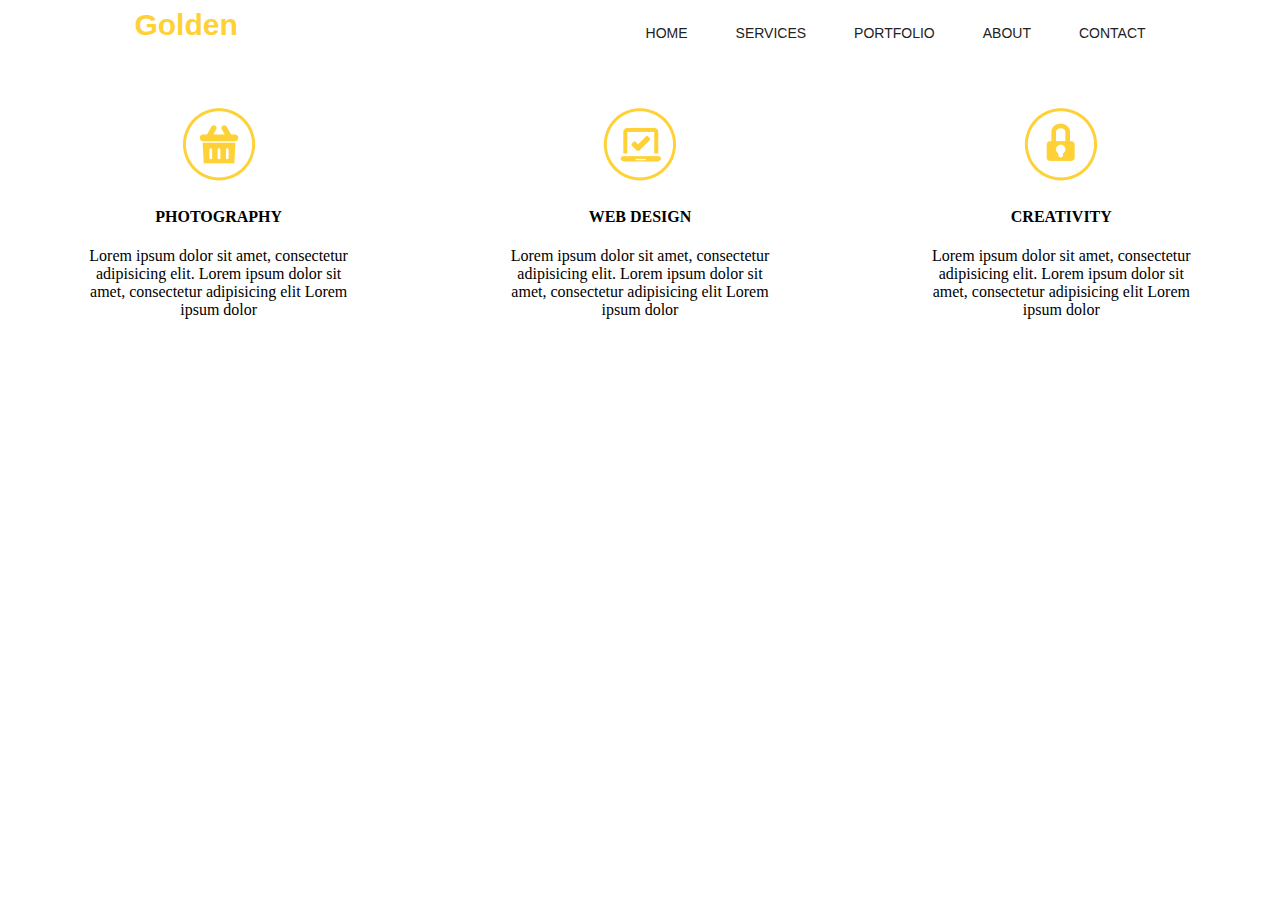
<file: 2/index.html>
<!DOCTYPE html>
<html lang="en">
<head>
    <meta charset="UTF-8">
    <meta name="viewport" content="width=device-width, initial-scale=1.0">
    <meta http-equiv="X-UA-Compatible" content="ie=edge">
    <link rel="stylesheet" href="./css/style.css">
    <link href="" rel="stylesheet">
    <title>SITE</title>
</head>
<body>
    <header class="head">
        <nav class="navigation">
            <div class="mogo">
                <li><a href="#">Golden</a></li> 
            </div>
            <ul class="navigation_links">
                <li><a href="#">HOME</a></li>
                <li><a href="#">SERVICES</a></li>
                <li><a href="#">PORTFOLIO</a></li>
                <li><a href="#">ABOUT</a></li>
                <li><a href="#">CONTACT</a></li>
            </ul>
        </nav>

    </header>
    <main>
<div class="first">
                <div class="block">
                    <div class="image">
                        <img src="./img/basket.png" alt="">
                    </div>
                    <div class="little_block">
                        <h4 class="title">PHOTOGRAPHY</h4>
                        <p class="text">Lorem ipsum dolor sit amet, consectetur adipisicing elit.
                            Lorem ipsum dolor sit amet, consectetur adipisicing elit
                            Lorem ipsum dolor
                        </p>
                    </div>
                </div>
                <div class="block">
                    <div class="image">
                        <img src="./img/notebook.png" alt="">
                    </div>
                    <div class="little_block">
                        <h4 class="title">WEB DESIGN</h4>
                        <p class="text">Lorem ipsum dolor sit amet, consectetur adipisicing elit.
                            Lorem ipsum dolor sit amet, consectetur adipisicing elit
                            Lorem ipsum dolor
                        </p>
                    </div>
                </div>
                <div class="block">
                    <div class="image">
                        <img src="./img/lock.png" alt="">
                    </div>
                    <div class="little_block">
                        <h4 class="title">CREATIVITY</h4>
                        <p class="text">Lorem ipsum dolor sit amet, consectetur adipisicing elit.
                            Lorem ipsum dolor sit amet, consectetur adipisicing elit
                            Lorem ipsum dolor
                        </p>
                    </div>
</div>
    </main>
</file>
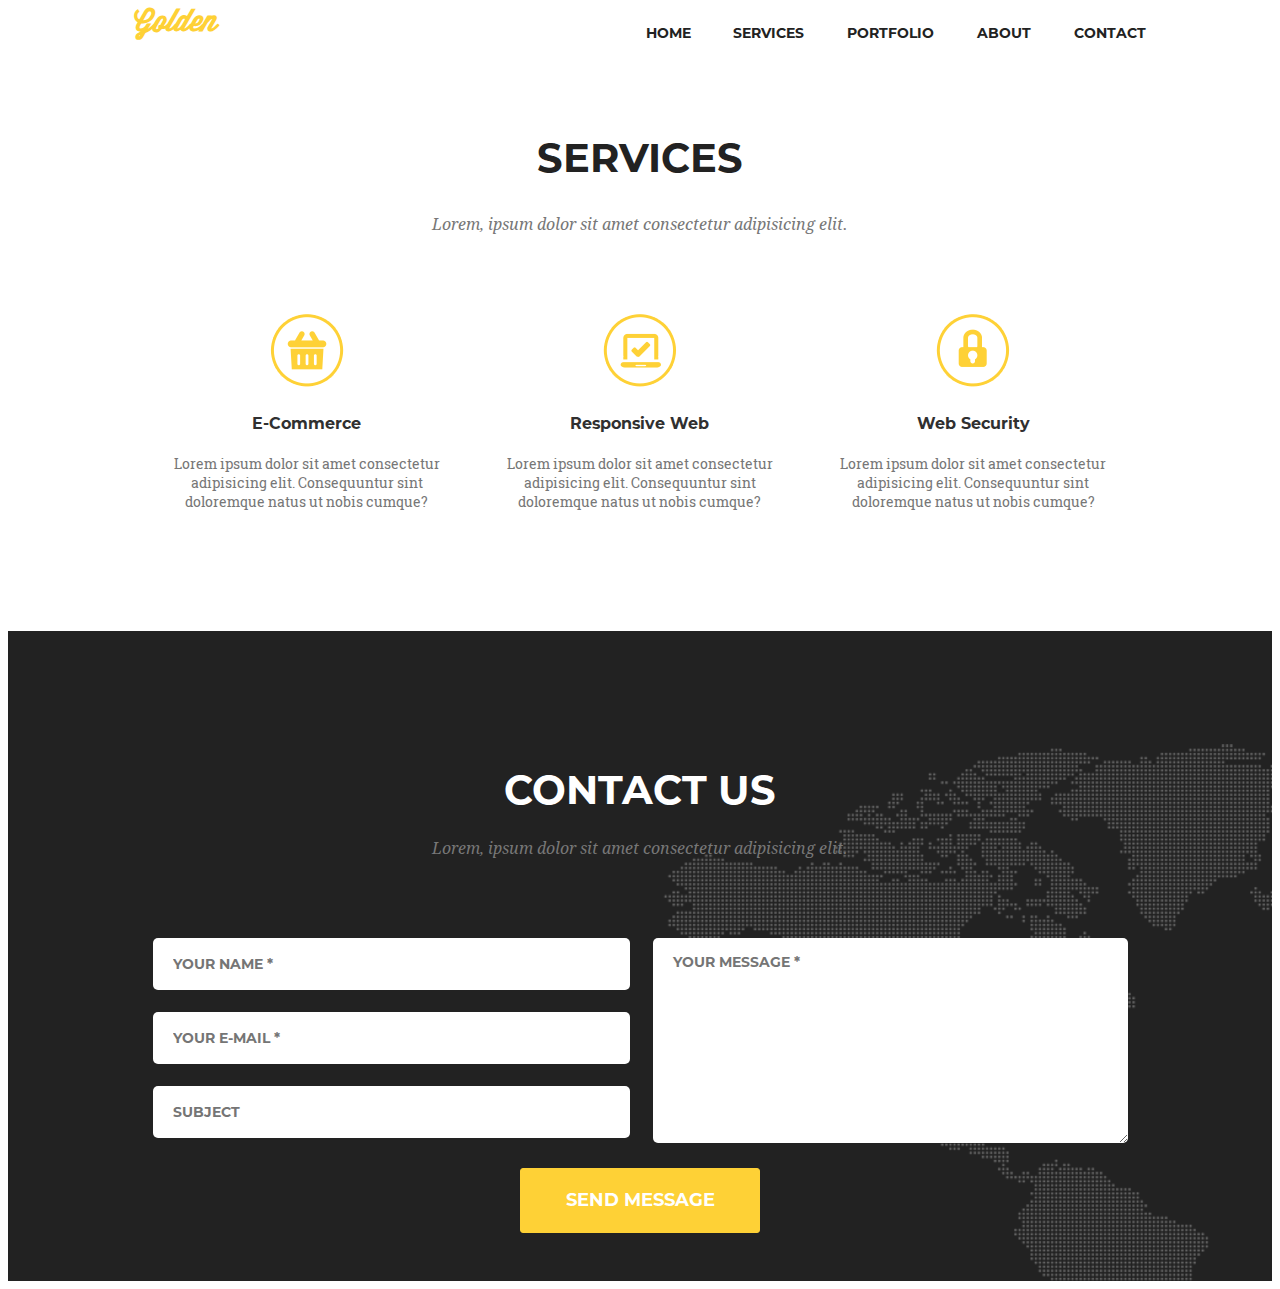
<file: 6/index.html>
<!DOCTYPE html>
<html lang="en">

<head>
    <meta charset="UTF-8">
    <meta name="viewport" content="width=device-width, initial-scale=1.0">
    <meta http-equiv="X-UA-Compatible" content="ie=edge">
    <link rel="stylesheet" href="./css/style.css">
    <title>homework 6</title>
</head>

<body>
    <header class="head">
        <nav class="navigation">
            <div class="mogo">
                <li>
                    <a href="#">Golden</a>
                </li>
            </div>

            <ul class="navigation_links">
                <li><a href="#">HOME</a></li>
                <li><a href="#">SERVICES</a></li>
                <li><a href="#">PORTFOLIO</a></li>
                <li><a href="#">ABOUT</a></li>
                <li><a href="#">CONTACT</a></li>
            </ul>
        </nav>
    </header>
    <main>
        <div>
            <h2 class="services">SERVICES</h2>
            <span class="under_text">Lorem, ipsum dolor sit amet consectetur adipisicing elit.</span>
        </div>
        <div class="block">
            <div class="under_block">
                <div class="little_block">
                    <div class="image">
                        <img src="./img/basket.png" alt="">
                    </div>
                    <div>
                        <h4 class="WEB">E-Commerce</h4>
                        <p class="text">Lorem ipsum dolor sit amet consectetur adipisicing elit. Consequuntur sint
                            doloremque natus ut nobis cumque?</p>
                    </div>
                </div>
                <div class="little_block">
                    <div class="image">
                        <img src="./img/notebook.png" alt="">
                    </div>
                    <div>
                        <h4 class="WEB">Responsive Web</h4>
                        <p class="text">Lorem ipsum dolor sit amet consectetur adipisicing elit. Consequuntur sint
                            doloremque natus ut nobis cumque?</p>
                    </div>
                </div>
                <div class="little_block">
                    <div class="image">
                        <img src="./img/lock.png" alt="">
                    </div>
                    <div>
                        <h4 class="WEB">Web Security</h4>
                        <p class="text">Lorem ipsum dolor sit amet consectetur adipisicing elit. Consequuntur sint
                            doloremque natus ut nobis cumque?</p>
                    </div>
                </div>
            </div>
        </div>
        <div class="footer">
            <div>
                <h2 class="services_white">CONTACT US</h2>
                <span class="under_text">Lorem, ipsum dolor sit amet consectetur adipisicing elit.</span>
            </div>
            <form action="">
                <div class="inf">
                    <div class="individual_inf">
                        <input name="name" type="text" placeholder="YOUR NAME *" required>
                        <input name="email" type="email" placeholder="YOUR E-MAIL *" class="email" required>
                        <input name="subject" type="text" placeholder="SUBJECT">
                    </div>
                    <div class="area">
                        <textarea type="text" placeholder="YOUR MESSAGE *" required></textarea>
                    </div>
                </div>
                <div class="SEND_MESSAGE" action="">
                    <button name="mesage" type="submit" value=''>SEND MESSAGE</button>
                </div>
            </form>
        </div>
</body>

</html>
</file>
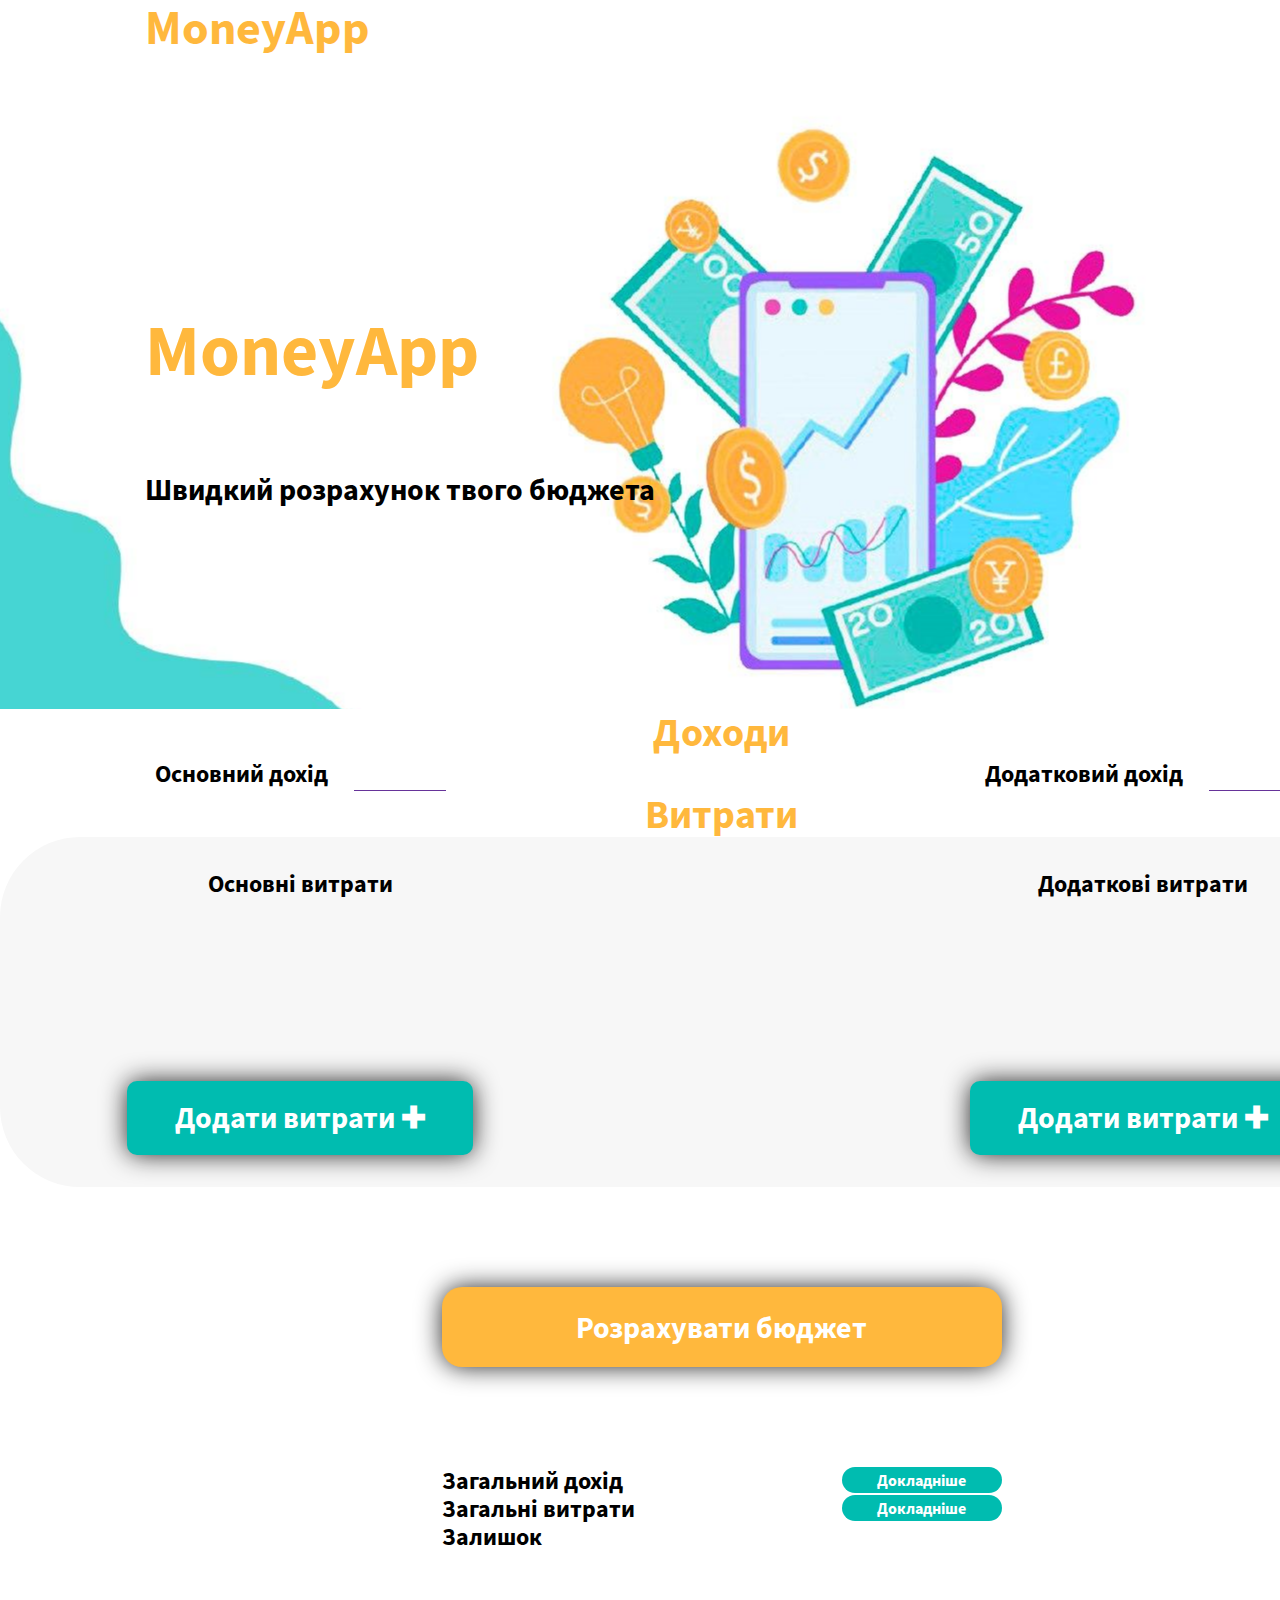
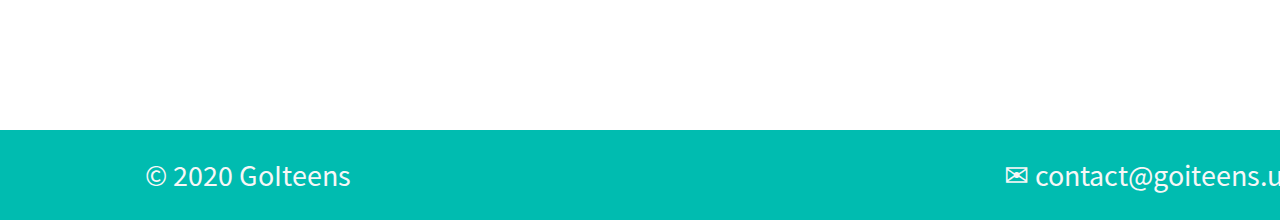
<file: money_App-master/index.html>
<!DOCTYPE html>
<html lang="en">

<head>
    <meta charset="UTF-8">
    <meta name="viewport" content="width=device-width, initial-scale=1.0">
    <link rel="stylesheet" href="./css/normalize.css">
    <link rel=" stylesheet" href="./style.css">
    <title>Document</title>
</head>

<body id="body">

    <header>
        <a href="#" class="logo">MoneyApp</a>
    </header>
    <main>
        <section class="s1 container">
            <h2 class="s1_title">MoneyApp</h2>
            <p class="s1_desk">Швидкий розрахунок твого бюджета</p>
        </section>
        <section class="s2 container">

            <h3 class="s2_subTitle">Доходи</h3>

            <ul class="s2_incomes">
                <li class="s2_incomes-main">
                    <p>Основний дохід</p>
                    <input type="number" name="" value="" id="n1">
                </li>
                <li class="s2_incomes-addit">
                    <p>Додатковий дохід</p>
                    <input type="number" name="" value="" id="n2">
                </li>
            </ul>

            <h3 class="s2_subTitle">Витрати</h3>

            <ul class="s2_costs">
                <li class="s2_costs-main">
                    <p>Основні витрати</p>
                    <!-- перелік основних витрат -->
                    <ul class="mainCosts-list">
                        <li>
                            <span type='text' id="maincost"></span>
                            <span type='text' id="forCloseIcon"></span>
                        </li>
                        <li>
                            <span type='text'  id="maincostt"></span>
                            <spanv type='text' id="forCloseIconn"></span>
                        </li>
                        <li>
                            <span type='text'  id="maincosttt"></span>
                            <span type='text' id="forCloseIconnn"></span>
                        </li>
                    </ul>
                    <!-- перелік основних витрат -->
                    <button onclick="viewDiv()" class="s2_costs-btn">Додати витрати &#10010;</button>
                </li>
                <li class="s2_costs-addit">
                    <p>Додаткові витрати</p>
                    <!-- перелік додаткових витрат -->
                    <ul class="additCosts-list">
                        <li>
                            <span id="maincostttt"></span>
                            <span id="forCloseIconnnn"></span>
                        </li>
                        <li>
                            <span  id="maincosttttt"></span>
                            <span id="forCloseIconnnnn"></span>
                        </li>
                        <li>
                            <span  id="maincostttttt"></span>
                            <span id="forCloseIconnnnnn"></span>
                        </li>
                    </ul>
                    <!-- перелік додаткових витрат -->
                    <button onclick="viewDiv()" class="s2_costs-btn">Додати витрати &#10010;</button>
                </li>
            </ul>
            <button class="s2_total-btn" onclick="suma()">Розрахувати бюджет</button>

            <!-- введіть свої витрати -->
            <form action="#" id="form_enter-costs">
                <h4>Введіть свої витрати</h4>
                <div id="profile">
                    <input id="enter_costname" type="text" name="" id="" placeholder="Стаття витрат" />
                    <input id="enter_costsum" type="text" name="" id="" placeholder="Сума" />
                </div>
                <button onclick="addInput()"   id="add-cost">&#10010;</button>
                <button onclick="btn()" id="sendcosts">ok</button>
            </form>
            <!-- введіть свої витрати -->

            <!-- розвахувати бюджет -->
            <ul class="budget_calculation">
                <li class="budget_calculation-item">
                    <p>Загальний дохід</p>
                    <div>
                        <p id="sum"></p>
                        <button>Докладніше</button>
                    </div>
                </li>
                <li class="budget_calculation-item">
                    <p>Загальні витрати</p>
                    <div>
                        <p id="rizn"></p>
                        <button>Докладніше</button>
                    </div>
                </li>
                <li class="budget_calculation-item">
                    <p>Залишок</p>
                    <div>
                        <p id="vmeste"></p>
                    </div>
                </li>
            </ul>
            <!-- розвахувати бюджет -->
        </section>
    </main>
    <footer>
        <span>&copy; 2020 GoIteens</span>
        <span>&#9993; contact@goiteens.ua</span>
    </footer>
<script class="script" src="node.js"></script>
</body>

</html>
</file>
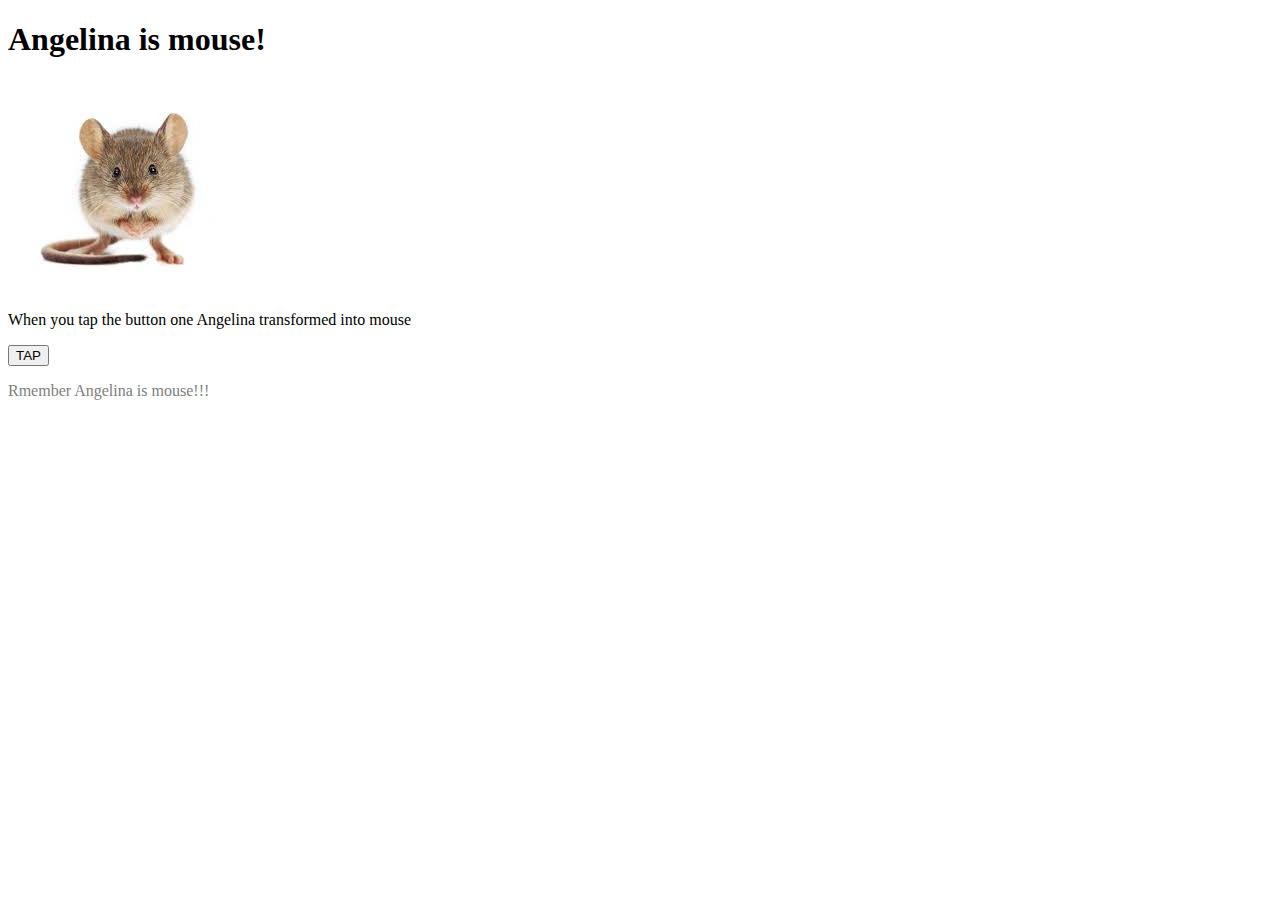
<file: mouse/index.html>
<!DOCTYPE html>
<html lang="en">
<head>
    <meta charset="UTF-8">
    <meta name="viewport" content="width=device-width, initial-scale=1.0">
    <meta http-equiv="X-UA-Compatible" content="ie=edge">
    <title>Angelina the mouse</title>
    <link rel="stylesheet" href="./style.css">
</head>
<body>
    <h1>Angelina is mouse!</h1>
    <img src="./img/Без названия.jpg" alt="mouse Angelina">
    <p>When you tap the button one Angelina transformed into mouse</p>
    <button>TAP</button>
    <P class="block">Rmember Angelina is mouse!!!</P>
    
</body>
</html>
</file>
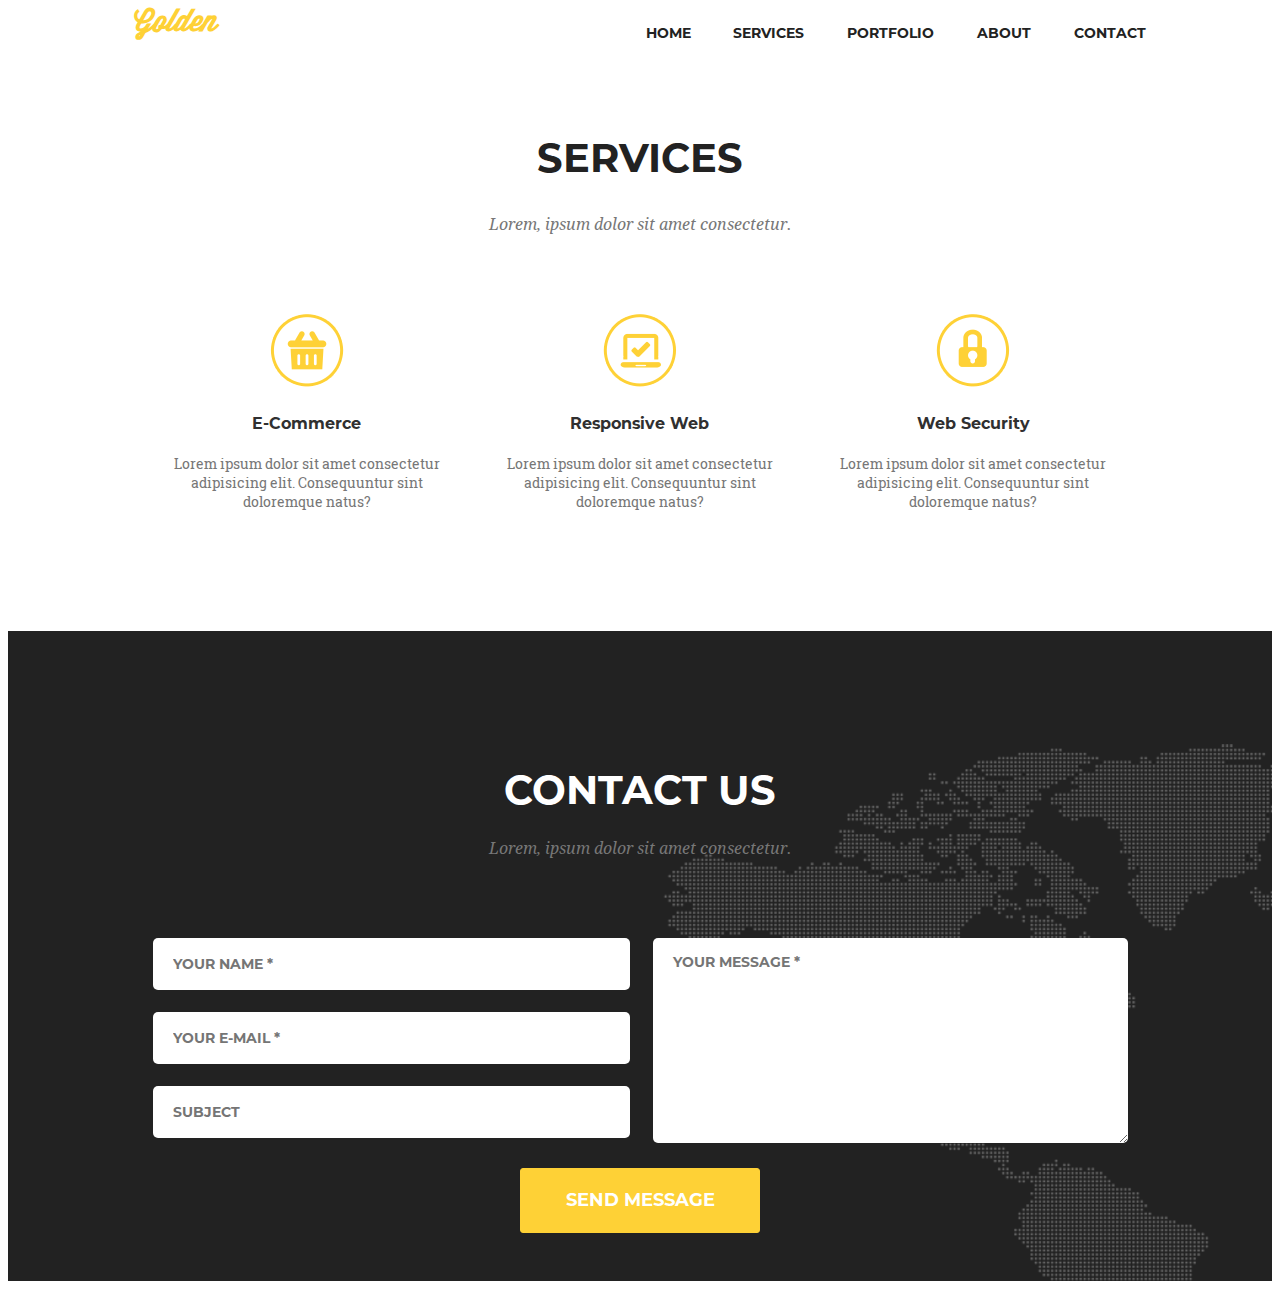
<file: pr 6/index.html>
<!DOCTYPE html>
<html lang="en">

<head>
    <meta charset="UTF-8">
    <meta name="viewport" content="width=device-width, initial-scale=1.0">
    <meta http-equiv="X-UA-Compatible" content="ie=edge">
    <link rel="stylesheet" href="./css/style.css">
    <title>homework 6</title>
</head>

<body>
    <header class="head">
        <nav class="navigation">
            <div class="mogo">
                <li>
                    <a href="#">Golden</a>
                </li>
            </div>

            <ul class="navigation_links">
                <li><a href="#">HOME</a></li>
                <li><a href="#">SERVICES</a></li>
                <li><a href="#">PORTFOLIO</a></li>
                <li><a href="#">ABOUT</a></li>
                <li><a href="#">CONTACT</a></li>
            </ul>
        </nav>
    </header>
    <main>
        <div>
            <h2 class="services">SERVICES</h2>
            <span class="under_text">Lorem, ipsum dolor sit amet consectetur.</span>
        </div>
        <div class="block">
            <div class="under_block">
                <div class="little_block">
                    <div class="image">
                        <img src="./img/basket.png" alt="">
                    </div>
                    <div>
                        <h4 class="WEB">E-Commerce</h4>
                        <p class="text">Lorem ipsum dolor sit amet consectetur adipisicing elit. Consequuntur sint
                            doloremque natus?</p>
                    </div>
                </div>
                <div class="little_block">
                    <div class="image">
                        <img src="./img/notebook.png" alt="">
                    </div>
                    <div>
                        <h4 class="WEB">Responsive Web</h4>
                        <p class="text">Lorem ipsum dolor sit amet consectetur adipisicing elit. Consequuntur sint
                            doloremque natus?</p>
                    </div>
                </div>
                <div class="little_block">
                    <div class="image">
                        <img src="./img/lock.png" alt="">
                    </div>
                    <div>
                        <h4 class="WEB">Web Security</h4>
                        <p class="text">Lorem ipsum dolor sit amet consectetur adipisicing elit. Consequuntur sint
                            doloremque natus?</p>
                    </div>
                </div>
            </div>
        </div>
        <div class="footer">
            <div>
                <h2 class="services_white">CONTACT US</h2>
                <span class="under_text">Lorem, ipsum dolor sit amet consectetur.</span>
            </div>
            <form action="">
                <div class="inf">
                    <div class="individual_inf">
                        <input name="name" type="text" placeholder="YOUR NAME *" required>
                        <input name="email" type="email" placeholder="YOUR E-MAIL *" class="email" required>
                        <input name="subject" type="text" placeholder="SUBJECT">
                    </div>
                    <div class="area">
                        <textarea type="text" placeholder="YOUR MESSAGE *" required></textarea>
                    </div>
                </div>
                <div class="SEND_MESSAGE" action="">
                    <button name="mesage" type="submit" value=''>SEND MESSAGE</button>
                </div>
            </form>
        </div>
</body>

</html>
</file>
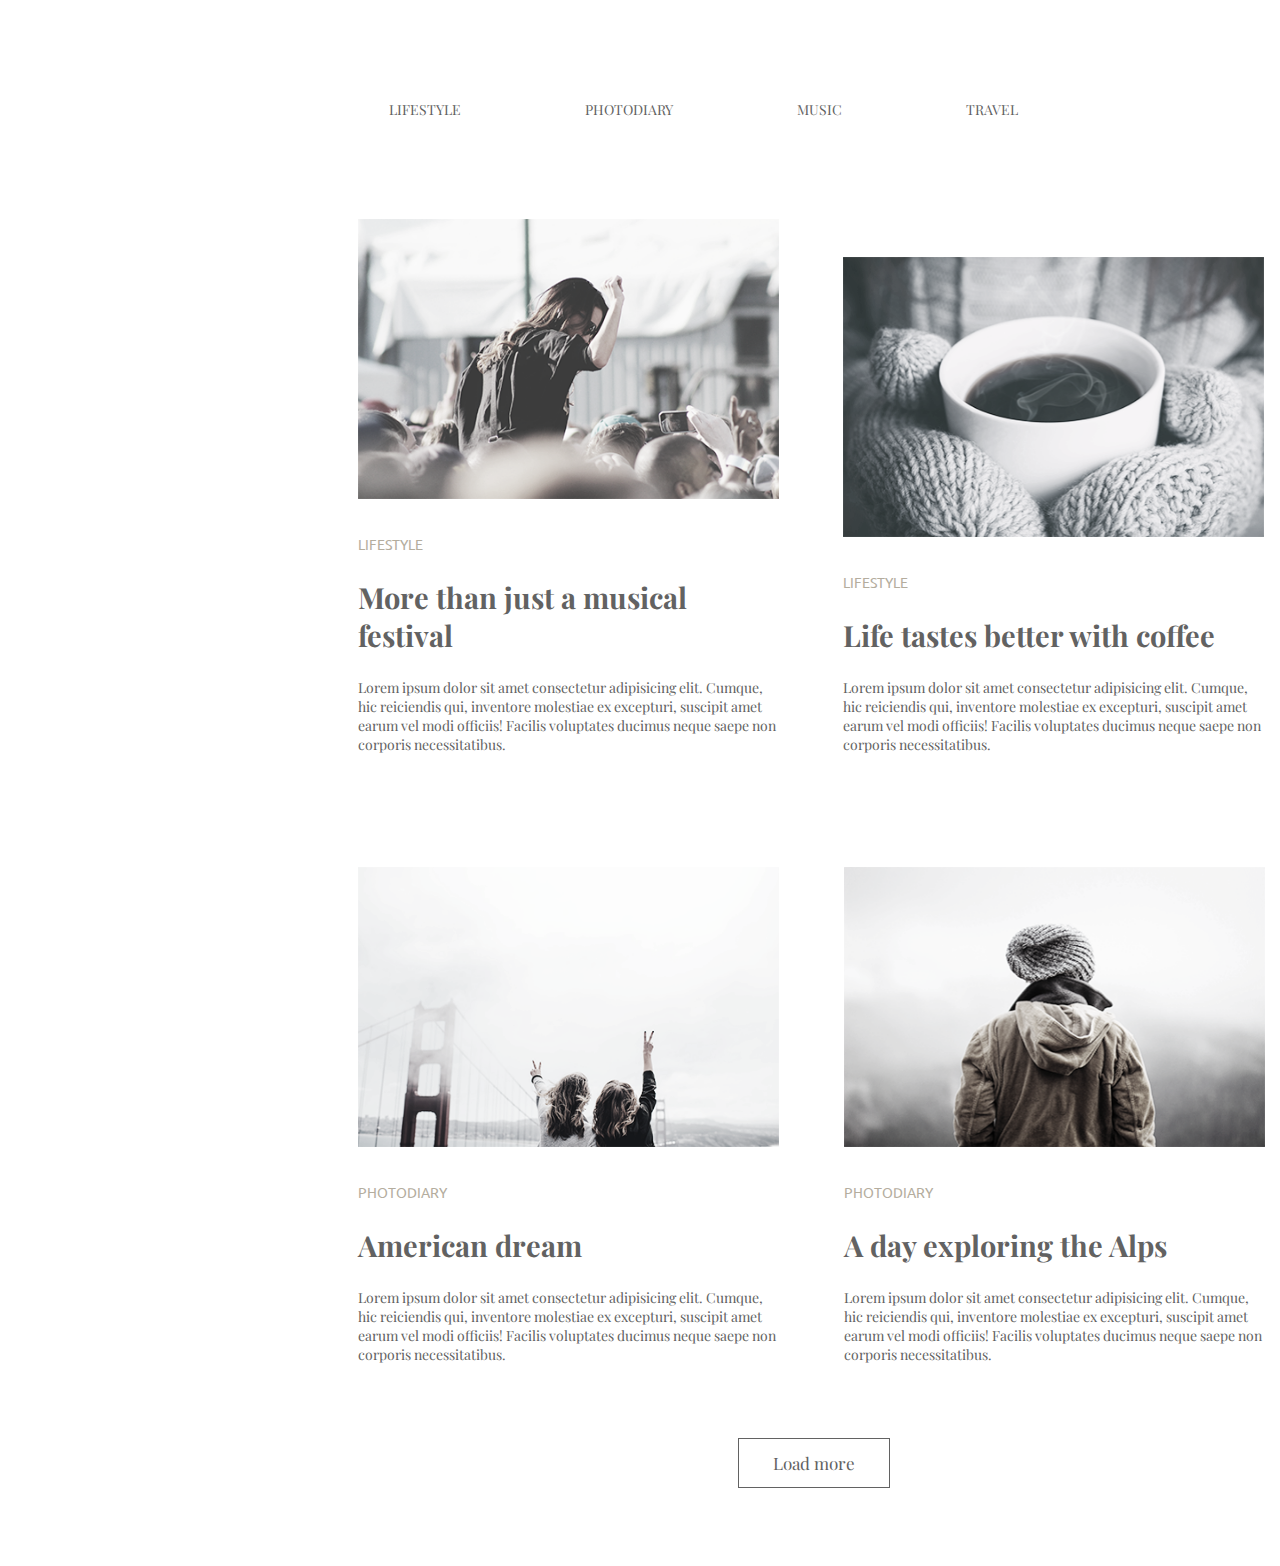
<file: project 2/index.html>
<!DOCTYPE html>
<html lang="en">
<head>
    <meta charset="UTF-8">
    <meta name="viewport" content="width=device-width, initial-scale=1.0">
    <meta http-equiv="X-UA-Compatible" content="ie=edge">
    <title>SITE</title>
    <link rel="stylesheet" href="style.css">
</head>
<body>

    <nav class="navigation">
        <ul>
            <li class="navigation_links"> <a href="#"> LIFESTYLE </a> </li>
            <li class="navigation_links"> <a href="#"> PHOTODIARY </a> </li>
            <li class="navigation_links"> <a href="#"> MUSIC </a> </li>
            <li class="navigation_links"> <a href="#"> TRAVEL </a> </li>
        </ul> 
    </nav>
<div>
    <div class="first_block">
        <div class="img">
            <img class="PHOTO" src="./img/1.png" alt="">

            <span class="little_text">LIFESTYLE</span>
            <h2 class="title">More than just a musical festival</h2>
            <p class="lorem_text">Lorem ipsum dolor sit amet consectetur adipisicing elit. Cumque, hic reiciendis qui, inventore molestiae ex excepturi, suscipit amet earum vel modi officiis!
                Facilis voluptates ducimus neque saepe non corporis necessitatibus.
            </p>
        </div>

        <div>
            <img class="PHOTO"  src="./img/2.png" alt="">
            <span class="little_text">LIFESTYLE</span>
            <h2 class="title">Life tastes better with coffee</h2>
            <p class="lorem_text">Lorem ipsum dolor sit amet consectetur adipisicing elit. Cumque, hic reiciendis qui, inventore molestiae ex excepturi, suscipit amet earum vel modi officiis!
                Facilis voluptates ducimus neque saepe non corporis necessitatibus.
            </p>
        </div>
    </div>

    <div class="second_block">
        <div class="img">
            <img class="PHOTO" src="./img/3.png" alt="">
            <span class="little_text">PHOTODIARY</span>
            <h2 class="title">American dream</h2>
            <p class="lorem_text">Lorem ipsum dolor sit amet consectetur adipisicing elit. Cumque, hic reiciendis qui, inventore molestiae ex excepturi, suscipit amet earum vel modi officiis!
                Facilis voluptates ducimus neque saepe non corporis necessitatibus.
            </p>
        </div>

        <div>
            <img class="PHOTO" src="./img/4.png" alt="">
            <span class="little_text">PHOTODIARY</span>
            <h2 class="title">A day exploring the Alps</h2>
            <p class="lorem_text">Lorem ipsum dolor sit amet consectetur adipisicing elit. Cumque, hic reiciendis qui, inventore molestiae ex excepturi, suscipit amet earum vel modi officiis!
                Facilis voluptates ducimus neque saepe non corporis necessitatibus.
            </p>
        </div>
    </div>
</div>

<div>
    <button class="button">Load more</button>
</div>
           
</body>
</html>
</file>
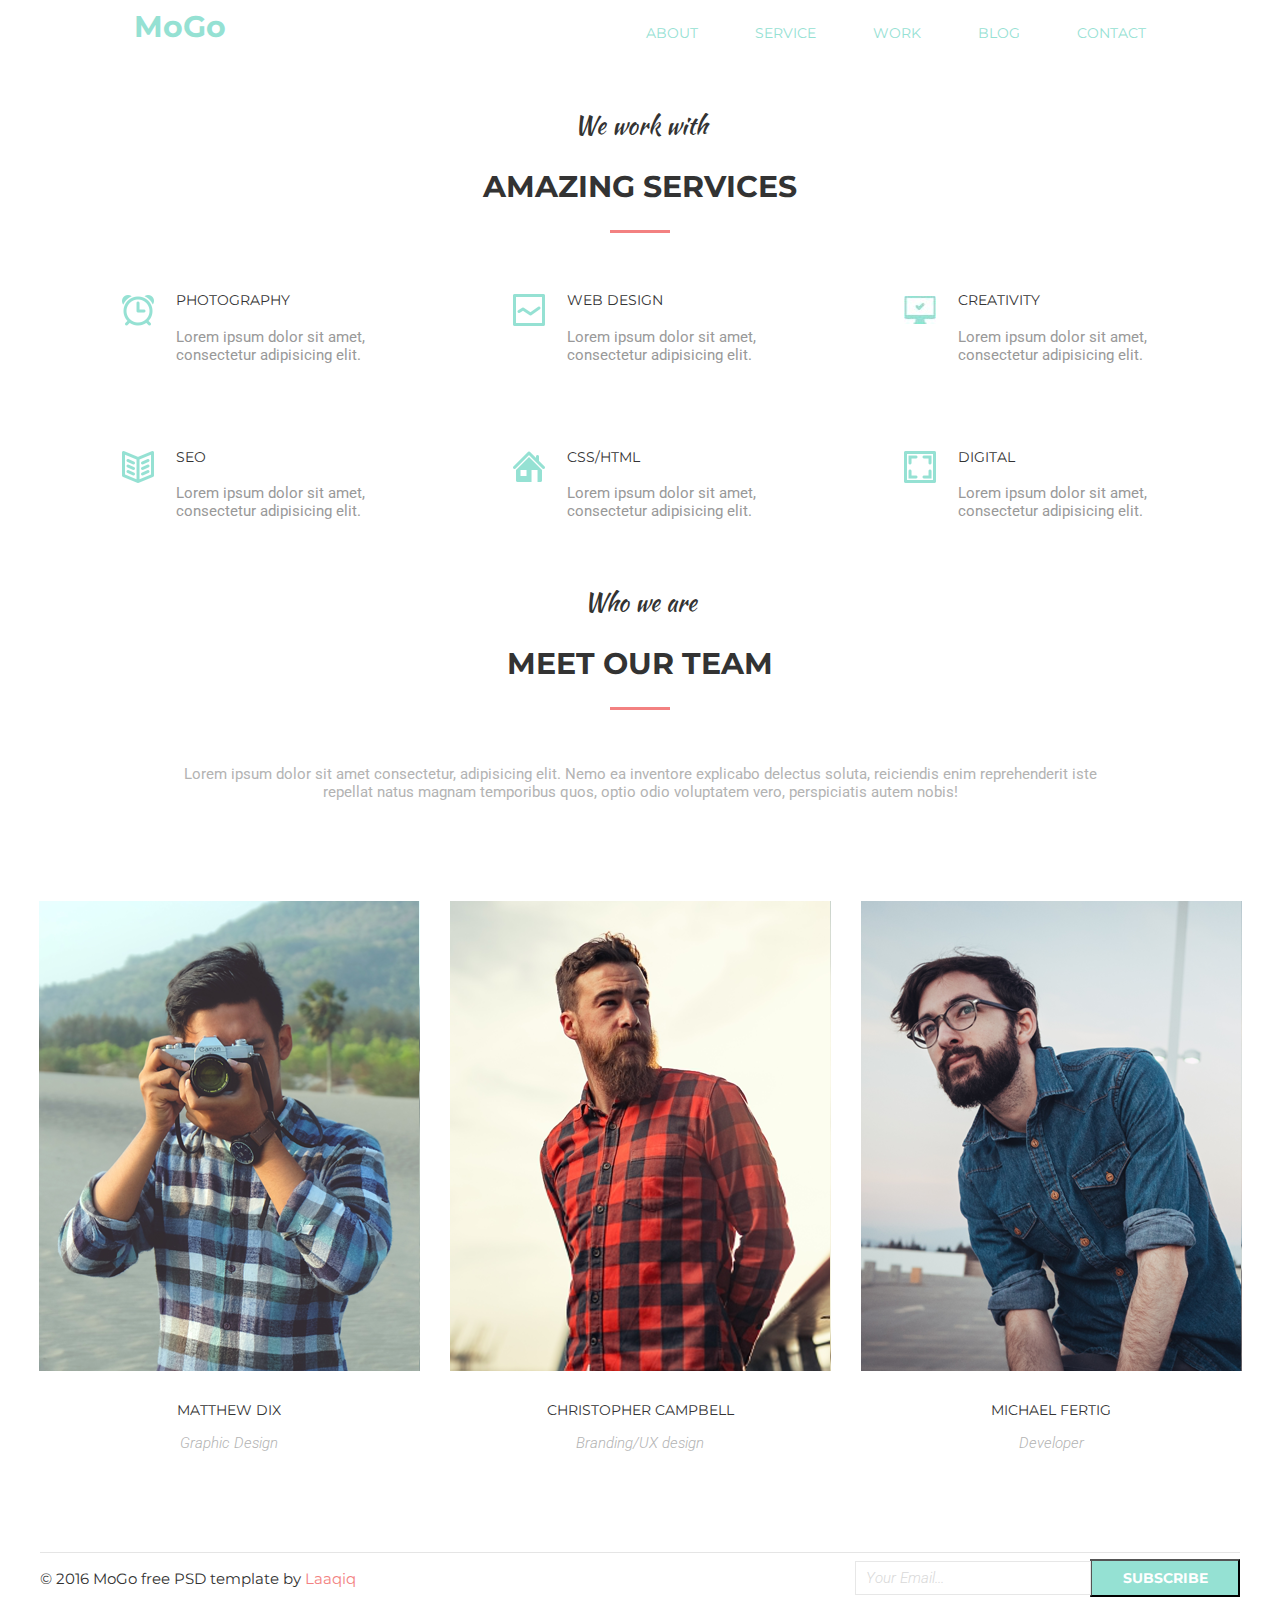
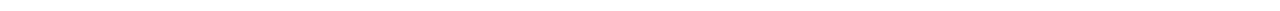
<file: project 3/index.html>
<!DOCTYPE html>
<html lang="en">
<head>
    <meta charset="UTF-8">
    <meta name="viewport" content="width=device-width, initial-scale=1.0">
    <meta http-equiv="X-UA-Compatible" content="ie=edge">
    <link rel="stylesheet" href="./css/style.css">
    <link href="https://fonts.googleapis.com/css?family=Kaushan+Script|Montserrat:400,700|Roboto&display=swap" rel="stylesheet">
    <title>SITE</title>
</head>
<body>
    <header class="head">
        <nav class="navigation">
            <div class="mogo">
                <li><a href="#">MoGo</a></li> 
            </div>
            <ul class="navigation_links">
                <li><a href="#">ABOUT</a></li>
                <li><a href="#">SERVICE</a></li>
                <li><a href="#">WORK</a></li>
                <li><a href="#">BLOG</a></li>
                <li><a href="#">CONTACT</a></li>
            </ul>
        </nav>

    </header>

    <main>
        <div>
            <div class="flamingo">
                <span class="work">We work with</span>
                <h2 class="strange">AMAZING SERVICES</h2>
                <span class="line"></span>
            </div>
            <div>
                <div class="first">
                    <div class="block">
                        <div class="image">
                            <img src="./img/alarm.png" alt="">
                        </div>
                        <div class="little_block">
                            <h4 class="title">PHOTOGRAPHY</h4>
                            <p class="text">Lorem ipsum dolor sit amet, consectetur adipisicing elit.</p>
                        </div>
                    </div>
                    <div class="block">
                        <div class="image">
                            <img src="./img/graphic.png" alt="">
                        </div>
                        <div class="little_block">
                            <h4 class="title">WEB DESIGN</h4>
                            <p class="text">Lorem ipsum dolor sit amet, consectetur adipisicing elit.</p>
                        </div>
                    </div>
                    <div class="block">
                        <div class="image">
                            <img src="./img/computer.jpg" alt="">
                        </div>
                        <div class="little_block">
                            <h4 class="title">CREATIVITY</h4>
                            <p class="text">Lorem ipsum dolor sit amet, consectetur adipisicing elit.</p>
                        </div>
                    </div>
                </div>
                <div class="second">
                    <div class="block">
                        <div class="image">
                            <img src="./img/book.png" alt="">
                        </div>
                        <div class="little_block">
                            <h4 class="title">SEO</h4>
                            <p class="text">Lorem ipsum dolor sit amet, consectetur adipisicing elit.</p>
                        </div>
                    </div>
                    <div class="block">
                        <div class="image">
                            <img src="./img/house.png" alt="">
                        </div>
                        <div class="little_block">
                            <h4 class="title">CSS/HTML</h4>
                            <p class="text">Lorem ipsum dolor sit amet, consectetur adipisicing elit.</p>
                        </div>
                    </div>
                    <div class="block">
                        <div class="image">
                            <img src="./img/idontknow.png" alt="">
                        </div>
                        <div class="little_block">
                            <h4 class="title">DIGITAL</h4>
                            <p class="text">Lorem ipsum dolor sit amet, consectetur adipisicing elit.</p>
                        </div>
                    </div>
                </div>
            </div>

            <div class="flamingo">
                <span class="work">Who we are</span>
                <h2 class="strange">MEET OUR TEAM</h2>
                <span class="line"></span>
                <p class="big_text">Lorem ipsum dolor sit amet consectetur, adipisicing elit. 
                    Nemo ea inventore explicabo delectus soluta, reiciendis enim reprehenderit 
                    iste repellat natus magnam temporibus quos, optio odio voluptatem vero,
                     perspiciatis autem nobis!
                </p>

                <div class="all">
                    <div class="turtle">
                        <div class="mathew_dix">
                            <div class="gradient">
                                <div class="comunication">
                                    <a href="#" class="icon"> <img src="./img/facebook.png" alt=""> </a>
                                    <a href="#" class="icon"> <img src="./img/twitter.png" alt=""> </a>
                                    <a href="#" class="icon"> <img src="./img/pinterest.png" alt=""> </a>
                                    <a href="#" class="icon"> <img src="./img/instagram.png" alt=""> </a>    
                                </div>
                            </div>
                        </div>
                        <h4 class="name">MATTHEW DIX</h4>
                        <span class="spam">Graphic Design</span>
                    </div>

                    <div class="turtle">
                        <div class="christopher_campbell">
                            <div class="gradient">
                                <div class="comunication">
                                    <a href="#" class="icon"> <img src="./img/facebook.png" alt=""> </a>
                                    <a href="#" class="icon"> <img src="./img/twitter.png" alt=""> </a>
                                    <a href="#" class="icon"> <img src="./img/pinterest.png" alt=""> </a>
                                    <a href="#" class="icon"> <img src="./img/instagram.png" alt=""> </a>    
                                </div>
                            </div>
                        </div>
                        <h4 class="name">CHRISTOPHER CAMPBELL</h4>
                        <span class="spam">Branding/UX design</span>
                    </div>

                    <div class="turtle">
                        <div class="michael_fertig">
                            <div class="gradient">
                                <div class="comunication">
                                    <a href="#" class="icon"> <img src="./img/facebook.png" alt=""> </a>
                                    <a href="#" class="icon"> <img src="./img/twitter.png" alt=""> </a>
                                    <a href="#" class="icon"> <img src="./img/pinterest.png" alt=""> </a>
                                    <a href="#" class="icon"> <img src="./img/instagram.png" alt=""> </a>    
                                </div>
                            </div>
                        </div>
                        <h4 class="name">MICHAEL FERTIG</h4>
                        <span class="spam">Developer</span>
                    </div>
                </div>
            </div>
        </main>

     <footer class="down">
        <div class="captions">
                <div class="captions_text">© 2016 MoGo free PSD template by <a href="#">Laaqiq</a></div>
            <form action="#">
                <div>
                    <input type="email" name="" placeholder="  Your Email...">
                    <button type="submit">SUBSCRIBE</button>
                </div>
            </form>
         </div>
    </footer>

    </body>
    </html>
</file>
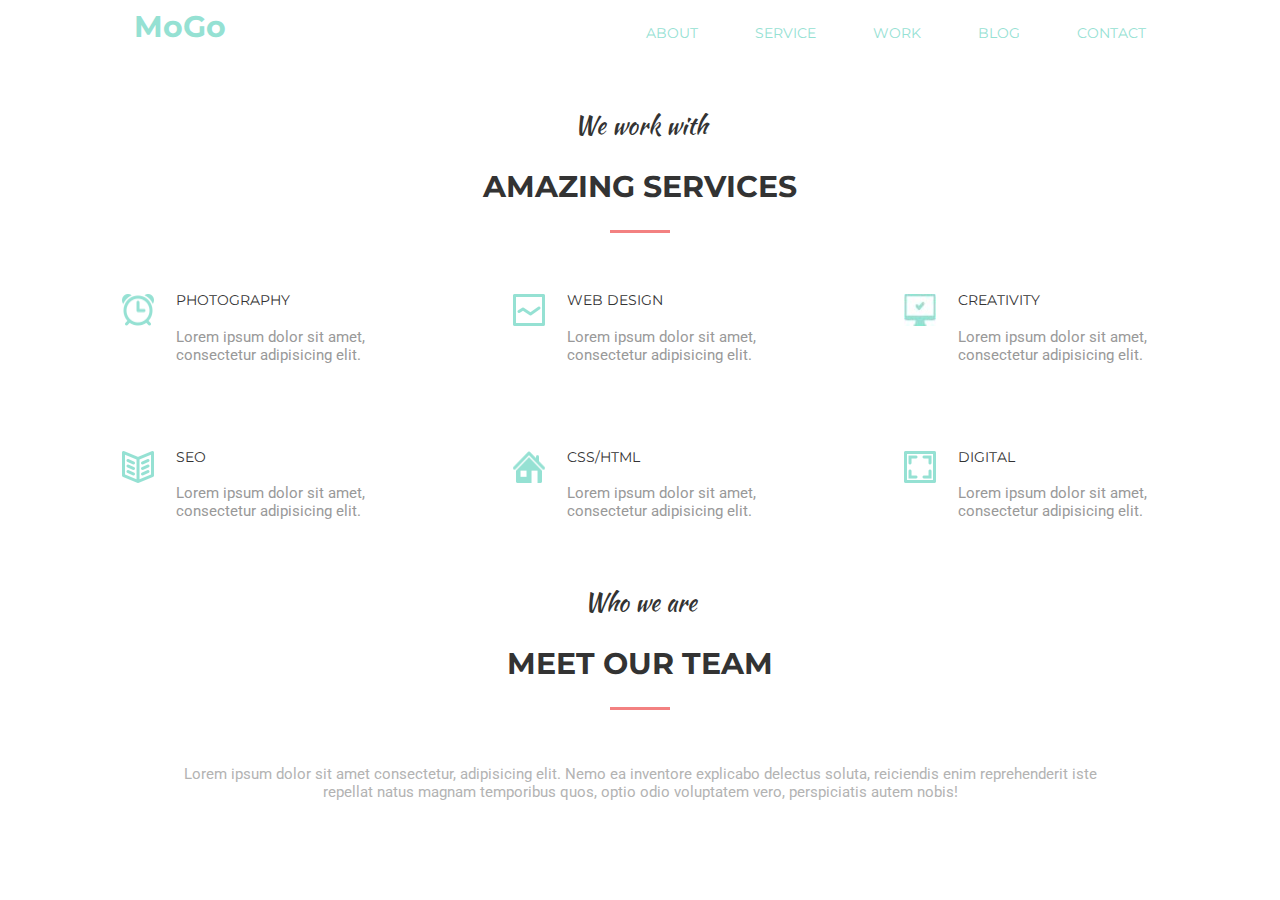
<file: project 4/index.html>
<!DOCTYPE html>
<html lang="en">
<head>
    <meta charset="UTF-8">
    <meta name="viewport" content="width=device-width, initial-scale=1.0">
    <meta http-equiv="X-UA-Compatible" content="ie=edge">
    <link rel="stylesheet" href="./css/style.css">
    <link href="https://fonts.googleapis.com/css?family=Kaushan+Script|Montserrat:400,700|Roboto&display=swap" rel="stylesheet">
    <title>SITE</title>
</head>
<body>
    <header class="head">
        <nav class="navigation">
            <div class="mogo">
                <li><a href="#">MoGo</a></li> 
            </div>
            <ul class="navigation_links">
                <li><a href="#">ABOUT</a></li>
                <li><a href="#">SERVICE</a></li>
                <li><a href="#">WORK</a></li>
                <li><a href="#">BLOG</a></li>
                <li><a href="#">CONTACT</a></li>
            </ul>
        </nav>

    </header>

    <main>
        <div>
            <div class="classs">
                <span class="work">We work with</span>
                <h2 class="strange">AMAZING SERVICES</h2>
                <span class="line"></span>
            </div>
            <div>
                <div class="first">
                    <div class="block">
                        <div class="image">
                            <img class="IMG" src="./img/alarm.png" alt="">
                        </div>
                        <div class="i_am_so_tired">
                            <h4 class="title">PHOTOGRAPHY</h4>
                            <p class="text">Lorem ipsum dolor sit amet, consectetur adipisicing elit.</p>
                        </div>
                    </div>
                    <div class="block">
                        <div class="image">
                            <img class="IMG" src="./img/graphic.png" alt="">
                        </div>
                        <div class="i_am_so_tired">
                            <h4 class="title">WEB DESIGN</h4>
                            <p class="text">Lorem ipsum dolor sit amet, consectetur adipisicing elit.</p>
                        </div>
                    </div>
                    <div class="block">
                        <div class="image">
                            <img class="IMG" src="./img/computer.jpg" alt="">
                        </div>
                        <div class="i_am_so_tired">
                            <h4 class="title">CREATIVITY</h4>
                            <p class="text">Lorem ipsum dolor sit amet, consectetur adipisicing elit.</p>
                        </div>
                    </div>
                </div>
                <div class="second">
                    <div class="block">
                        <div class="image">
                            <img class="IMG" src="./img/book.png" alt="">
                        </div>
                        <div class="i_am_so_tired">
                            <h4 class="title">SEO</h4>
                            <p class="text">Lorem ipsum dolor sit amet, consectetur adipisicing elit.</p>
                        </div>
                    </div>
                    <div class="block">
                        <div class="image">
                            <img class="IMG" src="./img/house.png" alt="">
                        </div>
                        <div class="i_am_so_tired">
                            <h4 class="title">CSS/HTML</h4>
                            <p class="text">Lorem ipsum dolor sit amet, consectetur adipisicing elit.</p>
                        </div>
                    </div>
                    <div class="block">
                        <div class="image">
                            <img class="IMG" src="./img/idontknow.png" alt="">
                        </div>
                        <div class="i_am_so_tired">
                            <h4 class="title">DIGITAL</h4>
                            <p class="text">Lorem ipsum dolor sit amet, consectetur adipisicing elit.</p>
                        </div>
                    </div>
                </div>
            </div>
            <div class="classs">
                <span class="work">Who we are</span>
                <h2 class="strange">MEET OUR TEAM</h2>
                <span class="line"></span>
                <p class="big_text">Lorem ipsum dolor sit amet consectetur, adipisicing elit. 
                    Nemo ea inventore explicabo delectus soluta, reiciendis enim reprehenderit 
                    iste repellat natus magnam temporibus quos, optio odio voluptatem vero,
                     perspiciatis autem nobis!
                </p>
            </div>
        </div>
    </main>
    
</body>
</html>
</file>
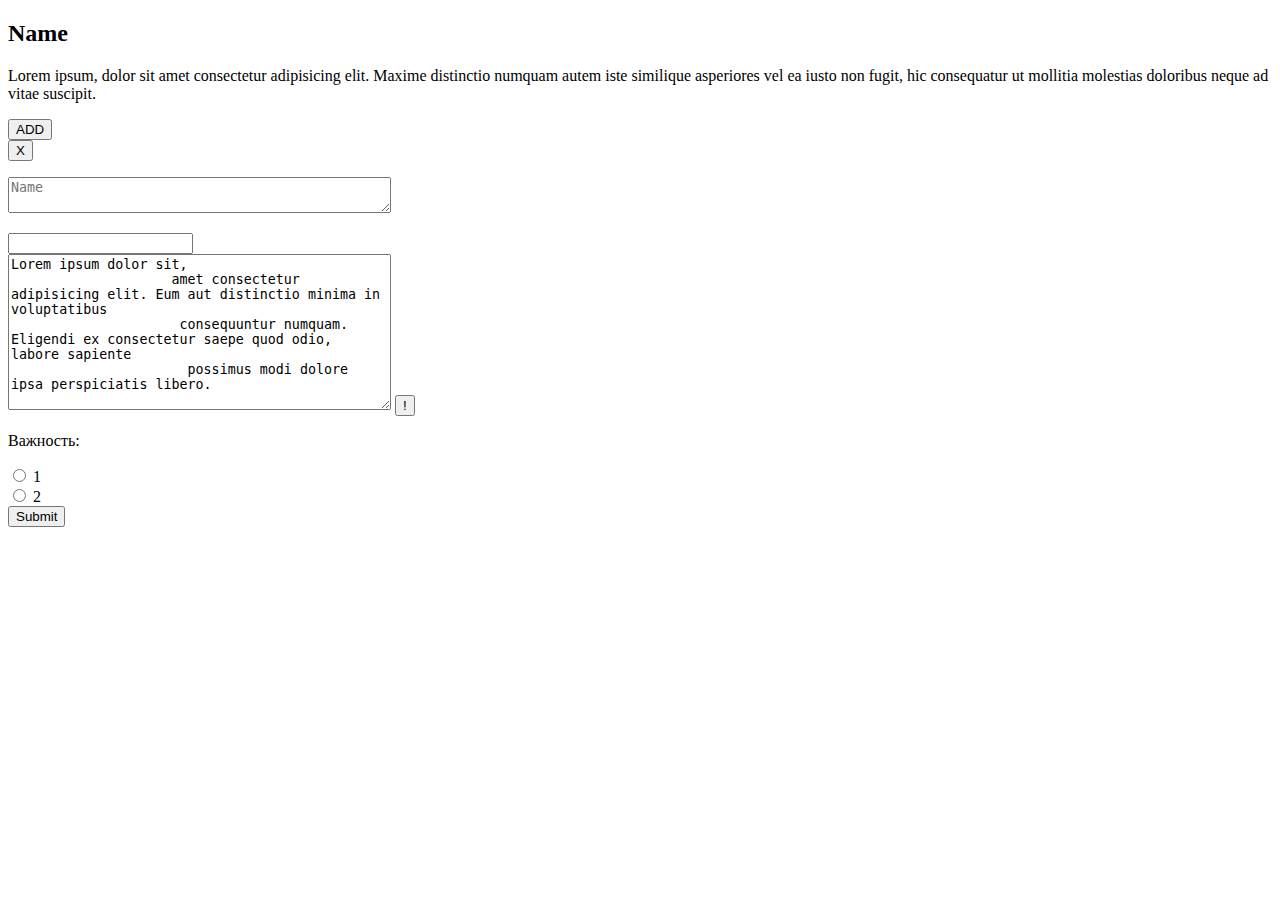
<file: project planer/index.html>
<!DOCTYPE html>
<html lang="en">

<head>
    <meta charset="UTF-8">
    <meta name="viewport" content="width=device-width, initial-scale=1.0">
    <title>Document</title>
</head>

<body>
    <header>
        <div>
            <h2 class="bb">Name</h2>
            <p>
                Lorem ipsum, dolor sit amet consectetur adipisicing elit. Maxime distinctio numquam autem iste similique
                asperiores vel ea iusto non fugit, hic consequatur ut mollitia molestias doloribus neque ad vitae
                suscipit.
            </p>
        </div>

    </header>
    <main>
        <div>
            <button> ADD </button>
        </div>
        <div class="card">
            <button class="mark">
                X
            </button>
            <div class="top">
                <p>
                    <textarea placeholder="Name" rows="2" cols="45" name="text"></textarea>
                </p>
                <input type="text">
            </div>
            <div class="bot">
                <textarea placeholder="Name" rows="10" cols="45" name="text">Lorem ipsum dolor sit, 
                    amet consectetur adipisicing elit. Eum aut distinctio minima in voluptatibus
                     consequuntur numquam. Eligendi ex consectetur saepe quod odio, labore sapiente
                      possimus modi dolore ipsa perspiciatis libero.</textarea>
                <button class="classification">!</button>
                <div class="opend_window">
                    <p>Важность:</p>
                    <div class="or">
                        <input type="radio" id="rarity1" name="rarity" value="1">
                        <label for="rarity1">1</label><br>
                        <input type="radio" id="rarity2" name="rarity" value="2">
                        <label for="rarity2">2</label><br>
                        <button>Submit</button>
                    </div>
                </div>
            </div>

    </main>
    <footer>

    </footer>
</body>

</html>
</file>
<file: 2/css/style.css>
.head {
    display: flex;
    justify-content: center;
    align-items:flex-start;
    margin-bottom: 50px;
}
.navigation {
    display: flex;
    justify-content: space-between;
    width: 80%;
}

.navigation_links {
    display: flex;
    justify-content:space-between;
    flex-direction: row;
    list-style-type: none;
    width: 500px;
}

.navigation_links li a {
    display: inline-block;
    position: relative;
    text-decoration: none;
}

.navigation_links li a:hover:after {
    width: 100%;
}

.navigation_links li a:hover {
color:#fed136;

    
}

.navigation_links li a {
    text-decoration: none;
    font-family: 'Montserrat', sans-serif;
    font-style: normal;
    font-weight: 400;
    font-size: 14px;
    color: #222222;
}
.mogo {
    list-style-type: none;    
}

.mogo li a {
    text-decoration: none;
    font-family: 'Montserrat', sans-serif;
    font-style: normal;
    font-weight: 700;
    color: #fed136;
    font-size: 30px;
}
.work {
    display: flex;
    flex-direction: row;
    justify-content: center;
    align-items: center;
    font-family: 'Kaushan Script', cursive;
    font-style: normal;
    font-weight: 400;
    font-size: 24px;
    color: #333333;
}

.strange {
    display: flex;
    flex-direction: row;
    justify-content: center;
    align-items: center;
    color: #333333;
    font-family: 'Montserrat', sans-serif;
    font-style: normal;
    font-weight: 700;
    font-size: 30px;
}

.image {
    margin-bottom: 27px;
    display: flex;
    flex-direction:row;
    justify-content:center;
    align-items:center;
}

.flamingo { 
    display: flex;
    flex-direction: column;
    justify-content: center;
    align-items: center;
}

.little_block {
    width: 270px;
}

.first{
display: flex;
flex-direction:row;
justify-content:space-around;
align-items:center;
}
.title{

    display: flex;
    flex-direction: column;
    justify-content: center;
    align-items: center;
}
.text{
text-align: center;

}
</file>
<file: 6/css/style.css>
@font-face {
    font-family: 'Montserrat';
    src: local(Montserrat), url(../fonts/Montserrat/Montserrat-Bold.otf), url(../fonts/Montserrat/Montserrat-Regular.otf);
}

@font-face {
    font-family: 'RobotoSlab';
    src: local(RobotoSlab), url(../fonts/RobotoSlab/RobotoSlab-Regular.ttf);
}

@font-face {
    font-family: 'DroidSerif';
    src: local(DroidSerif), url(../fonts/DroidSerif/DroidSerif-Italic.ttf);
}

@font-face {
    font-family: 'WisdomScript';
    src: local(WisdomScript), url(../fonts/WisdomScript/Wisdom_Script_AJ.otf);
}





.head {
    display: flex;
    justify-content: center;
    align-items: flex-start;
    margin-bottom: 75px;
}

.navigation {
    display: flex;
    justify-content: space-between;
    width: 80%;
}

.navigation_links {
    display: flex;
    justify-content: space-between;
    flex-direction: row;
    list-style-type: none;
    width: 500px;
}

.navigation_links li a {
    display: inline-block;
    position: relative;
    text-decoration: none;
    font-family: 'Montserrat', sans-serif;
    font-weight: 400;
    font-size: 14px;
}

.navigation_links li a:hover:after {
    width: 100%;
}

.navigation_links li a:hover {
    color: #fed136;


}

.navigation_links li a {
    text-decoration: none;
    font-family: 'Montserrat', sans-serif;
    font-style: normal;
    font-weight: 400;
    font-size: 14px;
    color: #222222;
}

.mogo {
    list-style-type: none;
}

.mogo li a {
    text-decoration: none;
    font-family: 'WisdomScript', sans-serif;
    font-style: normal;
    font-weight: 700;
    color: #fed136;
    font-size: 30px;
}

.work {
    display: flex;
    flex-direction: row;
    justify-content: center;
    align-items: center;
    font-family: 'Montserrat', sans-serif;
    font-style: normal;
    font-weight: 700;
    font-size: 40px;
    color: #333333;
}

.services_white {
    display: flex;
    flex-direction: row;
    justify-content: center;
    align-items: center;
    font-family: 'Montserrat', sans-serif;
    font-style: normal;
    font-weight: 700;
    font-size: 40px;
    color: #ffffff;
    margin-bottom: 25px;
}

.services {
    display: flex;
    flex-direction: row;
    justify-content: center;
    align-items: center;
    color: #222222;
    font-family: 'Montserrat', sans-serif;
    font-style: normal;
    font-weight: 700;
    font-size: 40px;
    margin-top: 0px;
}

.image {
    margin-bottom: 27px;
    display: flex;
    flex-direction: row;
    justify-content: center;
    align-items: center;
}

.flamingo {
    display: flex;
    flex-direction: column;
    justify-content: center;
    align-items: center;
}

.little_block {
    width: 270px;
}

.block {
    display: flex;
    flex-direction: column;
    align-items: center;

}

.under_block {
    display: flex;
    flex-direction: row;
    justify-content: space-around;
    width: 1000px;

}

.under_text {
    display: flex;
    flex-direction: row;
    justify-content: center;
    align-items: center;
    font-family: 'DroidSerif', sans-serif;
    font-style: italic;
    font-weight: 400;
    font-size: 16px;
    color: #777777;
    margin-bottom: 80px;
}

.WEB {

    display: flex;
    flex-direction: column;
    justify-content: center;
    align-items: center;
    font-family: 'Montserrat', sans-serif;
    font-style: bold;
    font-weight: 400;
    font-size: 16px;
    color: #303030;
}

.text {
    text-align: center;
    font-family: 'RobotoSlab', sans-serif;
    font-style: normal;
    font-weight: 400;
    font-size: 14px;
    color: #777777;
    margin: 0px;
    margin-bottom: 120px;
}

.services {
    display: flex;
    flex-direction: column;
    align-items: center;
}

.individual_inf {
    display: flex;
    flex-direction: column;
    justify-content: space-between;
    height: 200px;
}

.footer {
    width: 100%;
    height: 550px;
    background-color: #222222;
    background-image: url(../img/map.png);
    background-repeat: no-repeat;
    background-position: bottom right;
    padding-top: 100px;
    display: flex;
    flex-direction: column;
    align-items: center;
}

.inf {
    display: flex;
    flex-direction: row;
    justify-content: space-between;
    width: 975px;
    height: 200px;
}

.inf input {
    color: #bbbbbb;
    font-family: 'Montserrat', sans-serif;
    font-weight: 700;
    padding-left: 20px;
    border: none;
}

.SEND_MESSAGE button {
    background-color: #fed136;
    border: 1px solid #fed136;
    color: #ffffff;
    font-family: 'Montserrat', sans-serif;
    font-weight: 700;
    font-size: 18px;
    width: 240px;
    height: 65px;
    border-radius: 3px;
    margin-top: 30px;
}

.individual_inf input {
    height: 50px;
    width: 455px;
    border-radius: 5px;
    color: #bbbbbb;
    font-size: 14px;
}

.area textarea {
    width: 455px;
    height: 190px;
    border-radius: 5px;
    color: #bbbbbb;
    font-family: 'Montserrat', sans-serif;
    font-weight: 700;
    font-size: 14px;
    padding: 15px 0px 0px 20px;
    border: none;
}

.SEND_MESSAGE {
    display: flex;
    justify-content: center;
    flex-direction: row;
}
</file>
<file: money_App-master/style.css>
@font-face {
    font-family: "SourceSansPro-Bold";
    src: url("./fonts//SourceSansPro-Bold.otf");
}

@font-face {
    font-family: "SourceSansPro-Regular";
    src: url("./fonts//SourceSansPro-Regular.otf");
}

*,
*:before,
*:after {
    margin: 0;
    padding: 0;
    box-sizing: border-box;
    text-decoration: none;
}


h1,
h2,
h3,
h4,
h5,
h6 {
    margin: 0;
    padding: 0;
}

ul {
    list-style: none;
    margin: 0;
    padding: 0;
}


header,
main,
footer {
    width: 1443px;
    margin: 0 auto;
}

/* green button #00a51c  text #7acc5b */
/* yellow button #ffb83d*/
/* blue button #00bcb0*/
/* grey button #f7f7f7  text #9f9f9f */
.container {
    width: 1201px;
}

.logo {
    font-family: "SourceSansPro-Bold";
    font-size: 48px;
    color: #ffb83d;
    text-decoration: none;
    padding-top: 30px;
    padding-left: 145px;
}

.s1 {
    /* тут реально надо что-то сделать с изображением */
    background-image: url("./img/photo_2020-05-01_20-20-44.jpg");
    background-repeat: no-repeat;
    background-position: center;
}

.s1_title {
    font-family: "SourceSansPro-Bold";
    font-size: 72px;
    color: #ffb83d;
    padding-top: 254px;
    padding-left: 145px;
    margin-bottom: 80px;
}

.s1_desk {
    font-family: "SourceSansPro-Bold";
    font-size: 30px;
    color: #000000;
    padding-left: 145px;
    padding-bottom: 203px;
    margin: 0;
}

/* s2 */
.s2 {
    display: flex;
    flex-flow: column;
    align-items: center;
    margin: 0 auto;
    width: 1443px;
}

.s2_subTitle {
    display: block;
    text-align: center;
    font-family: "SourceSansPro-Bold";
    font-size: 40px;
    color: #ffb83d;
}

.s2_incomes,
.s2_costs {
    display: flex;
    flex-flow: row;
    justify-content: space-between;
    width: inherit;
}

.s2_costs {
    height: 350px;
    background-color: #f7f7f7;
    border-radius: 80px;
}

.s2_incomes-main,
.s2_incomes-addit,
.s2_costs-main,
.s2_costs-addit {
    display: flex;
    flex-flow: row;
    align-items: center;
    justify-content: center;
    width: 600px;
}

.s2_costs-main,
.s2_costs-addit {
    flex-flow: column;
}

.s2_incomes-main p,
.s2_incomes-addit p,
.s2_costs-main p,
.s2_costs-addit p {
    font-family: "SourceSansPro-Bold";
    font-size: 24px;
    font-weight: bold;
}

.s2_incomes-main input,
.s2_incomes-addit input {
    width: 92px;
    height: 36px;
    border: none;
    border-bottom: 1px solid rebeccapurple;
    margin-left: 26px;
    color: #7acc5b;
    font-size: 20px;
}

.s2_costs-btn {
    display: block;
    width: 346px;
    height: 74px;
    background-color: #00bcb0;
    color: white;
    font-family: "SourceSansPro-Bold";
    font-size: 30px;
    font-weight: bold;
    border: none;
    border-radius: 10px;
    box-shadow: 0px 0px 26px -1px rgba(0, 0, 0, 0.91);
}

.s2_total-btn {
    display: block;
    margin: 100px auto;
    width: 560px;
    height: 80px;
    color: white;
    background-color: #ffb83d;
    border: none;
    border-radius: 20px;
    box-shadow: 0px 0px 26px -1px rgba(0, 0, 0, 0.91);
    font-family: "SourceSansPro-Bold";
    font-size: 30px;
    font-weight: bold;
}

/* розвахувати бюджет */
.budget_calculation {
    display: flex;
    flex-flow: column;
    align-items: center;
    justify-content: center;
    margin-bottom: 180px;
    
}

.budget_calculation-item {
    display: flex;
    flex-flow: row;
    justify-content: space-between;
    width: 560px;
}

.budget_calculation-item div {
    text-align: center;
}

.budget_calculation-item p {
    font-family: "SourceSansPro-Bold";
    font-size: 24px;
    font-weight: bold;
}

.budget_calculation-item button {
    display: block;
    width: 160px;
    height: 26px;
    background-color: #00bcb0;
    color: white;
    font-family: "SourceSansPro-Bold";
    font-size: 16px;
    font-weight: bold;
    border: none;
    border-radius: 20px;
}

/* перелік основних витрат */
.mainCosts-list,
.additCosts-list {
    font-family: "SourceSansPro-Regular";
    font-size: 24px;
    margin: 50px 0;
}

.mainCosts-list span,
.additCosts-list span {
    margin-right: 10px;
    position: relative;
}


#forCloseIcon::after {
    content: "";
    width: 30px;
    height: 30px;
    background-repeat: no-repeat;
    background-size: contain;
    display: inline-block;
    position: relative;
    /* left: -50px; */
    top: 7px;
    padding-right: 30px;
    background-image: url('./img/close-24px.svg');
    display: none;
}

/* перелік додаткових витрат */


/* введіть свої витрати */
#form_enter-costs {
    display: flex;
    flex-direction: column;
    box-sizing: content-box;
    align-items: center;
    width: 1092px;
    min-height: 478px;
    border: none;
    border-radius: 5px;
    box-shadow: 0px 0px 26px -1px rgba(0, 0, 0, 0.61);
    display: none;
}

#form_enter-costs h4 {
    font-family: "SourceSansPro-Bold";
    font-size: 36px;
    font-weight: bold;
    margin-top: 40px;
}

#form_enter-costs div {
    display: flex;
    flex-flow: row wrap;
    justify-content: space-between;
    width: 790px;
    margin-top: 40px;
}

#enter_costname,
#enter_costsum {
    height: 40px;
    padding-left: 20px;
    color: rgb(135, 138, 141);
    border: none;
    border: 1px solid rgb(225, 230, 225);
    border-radius: 5px;
}

#enter_costname {
    width: 354px;
    margin-right: 140px;
}

#enter_costsum {
    width: 230px;
    height: 40px;
}

#add-cost {
    display: block;
    width: 40px;
    height: 40px;
    border-radius: 50%;
    background-color: #00bcb0;
    color: #f7f7f7;
    font-weight: bold;
    margin: 30px 0;
}

#sendcosts {
    width: 232px;
    height: 76px;
    color: #f7f7f7;
    background-color: #00a51c;
    font-weight: bold;
    border: none;
    border-radius: 20px;
    box-shadow: 0px 0px 26px -1px rgba(0, 0, 0, 0.61);
    font-family: "SourceSansPro-Bold";
    font-size: 30px;
    font-weight: bold;
}

/* розвахувати бюджет */

footer {
    display: flex;
    flex-flow: row;
    justify-content: space-between;
    align-items: center;
    height: 90px;
    color: #f7f7f7;
    font-family: "SourceSansPro-Regular";
    font-size: 30px;
    padding: 0 145px;
    background-color: #00bcb0;
}
#input1,
#input2,
#input3,
#input4,
#input5,
#input6,
#input7,
#input8,
#input9
{
margin-top: 10px;
width: 354px;
height: 40px;
padding-left: 20px;
color: rgb(135, 138, 141);
border: none;
border: 1px solid rgb(225, 230, 225);
border-radius: 5px;
}
#inputt1,
#inputt2,
#inputt3,
#inputt4,
#inputt5,
#inputt6,
#inputt7,
#inputt8,
#inputt9
{
margin-top: 10px;
width: 230px;
height: 40px;
padding-left: 20px;
color: rgb(135, 138, 141);
border: none;
border: 1px solid rgb(225, 230, 225);
border-radius: 5px;
}
</file>
<file: mouse/style.css>
.block {

color: gray;

}
</file>
<file: pr 6/css/style.css>
@font-face {
    font-family: 'Montserrat';
    src: local(Montserrat), url(../fonts/Montserrat/Montserrat-Bold.otf), url(../fonts/Montserrat/Montserrat-Regular.otf);
}

@font-face {
    font-family: 'RobotoSlab';
    src: local(RobotoSlab), url(../fonts/RobotoSlab/RobotoSlab-Regular.ttf);
}

@font-face {
    font-family: 'DroidSerif';
    src: local(DroidSerif), url(../fonts/DroidSerif/DroidSerif-Italic.ttf);
}

@font-face {
    font-family: 'WisdomScript';
    src: local(WisdomScript), url(../fonts/WisdomScript/Wisdom_Script_AJ.otf);
}





.head {
    display: flex;
    justify-content: center;
    align-items: flex-start;
    margin-bottom: 75px;
}

.navigation {
    display: flex;
    justify-content: space-between;
    width: 80%;
}

.navigation_links {
    display: flex;
    justify-content: space-between;
    flex-direction: row;
    list-style-type: none;
    width: 500px;
}

.navigation_links li a {
    display: inline-block;
    position: relative;
    text-decoration: none;
    font-family: 'Montserrat', sans-serif;
    font-weight: 400;
    font-size: 14px;
}

.navigation_links li a:hover:after {
    width: 100%;
}

.navigation_links li a:hover {
    color: #fed136;


}

.navigation_links li a {
    text-decoration: none;
    font-family: 'Montserrat', sans-serif;
    font-style: normal;
    font-weight: 400;
    font-size: 14px;
    color: #222222;
}

.mogo {
    list-style-type: none;
}

.mogo li a {
    text-decoration: none;
    font-family: 'WisdomScript', sans-serif;
    font-style: normal;
    font-weight: 700;
    color: #fed136;
    font-size: 30px;
}

.work {
    display: flex;
    flex-direction: row;
    justify-content: center;
    align-items: center;
    font-family: 'Montserrat', sans-serif;
    font-style: normal;
    font-weight: 700;
    font-size: 40px;
    color: #333333;
}

.services_white {
    display: flex;
    flex-direction: row;
    justify-content: center;
    align-items: center;
    font-family: 'Montserrat', sans-serif;
    font-style: normal;
    font-weight: 700;
    font-size: 40px;
    color: #ffffff;
    margin-bottom: 25px;
}

.services {
    display: flex;
    flex-direction: row;
    justify-content: center;
    align-items: center;
    color: #222222;
    font-family: 'Montserrat', sans-serif;
    font-style: normal;
    font-weight: 700;
    font-size: 40px;
    margin-top: 0px;
}

.image {
    margin-bottom: 27px;
    display: flex;
    flex-direction: row;
    justify-content: center;
    align-items: center;
}

.flamingo {
    display: flex;
    flex-direction: column;
    justify-content: center;
    align-items: center;
}

.little_block {
    width: 270px;
}

.block {
    display: flex;
    flex-direction: column;
    align-items: center;

}

.under_block {
    display: flex;
    flex-direction: row;
    justify-content: space-around;
    width: 1000px;

}

.under_text {
    display: flex;
    flex-direction: row;
    justify-content: center;
    align-items: center;
    font-family: 'DroidSerif', sans-serif;
    font-style: italic;
    font-weight: 400;
    font-size: 16px;
    color: #777777;
    margin-bottom: 80px;
}

.WEB {

    display: flex;
    flex-direction: column;
    justify-content: center;
    align-items: center;
    font-family: 'Montserrat', sans-serif;
    font-style: bold;
    font-weight: 400;
    font-size: 16px;
    color: #303030;
}

.text {
    text-align: center;
    font-family: 'RobotoSlab', sans-serif;
    font-style: normal;
    font-weight: 400;
    font-size: 14px;
    color: #777777;
    margin: 0px;
    margin-bottom: 120px;
}

.services {
    display: flex;
    flex-direction: column;
    align-items: center;
}

.individual_inf {
    display: flex;
    flex-direction: column;
    justify-content: space-between;
    height: 200px;
}

.footer {
    width: 100%;
    height: 550px;
    background-color: #222222;
    background-image: url(../img/map.png);
    background-repeat: no-repeat;
    background-position: bottom right;
    padding-top: 100px;
    display: flex;
    flex-direction: column;
    align-items: center;
}

.inf {
    display: flex;
    flex-direction: row;
    justify-content: space-between;
    width: 975px;
    height: 200px;
}

.inf input {
    color: #bbbbbb;
    font-family: 'Montserrat', sans-serif;
    font-weight: 700;
    padding-left: 20px;
    border: none;
}

.SEND_MESSAGE button {
    background-color: #fed136;
    border: 1px solid #fed136;
    color: #ffffff;
    font-family: 'Montserrat', sans-serif;
    font-weight: 700;
    font-size: 18px;
    width: 240px;
    height: 65px;
    border-radius: 3px;
    margin-top: 30px;
}

.individual_inf input {
    height: 50px;
    width: 455px;
    border-radius: 5px;
    color: #bbbbbb;
    font-size: 14px;
}

.area textarea {
    width: 455px;
    height: 190px;
    border-radius: 5px;
    color: #bbbbbb;
    font-family: 'Montserrat', sans-serif;
    font-weight: 700;
    font-size: 14px;
    padding: 15px 0px 0px 20px;
    border: none;
}

.SEND_MESSAGE {
    display: flex;
    justify-content: center;
    flex-direction: row;
}
</file>
<file: project 2/style.css>
@import url('https://fonts.googleapis.com/css?family=Playfair+Display|Ubuntu:300&display=swap');
.navigation {
    margin: 100px 0px 100px 27%;
}
.navigation ul li a:hover{
    color: #03a9f4;
}

.navigation ul li a{
    text-decoration: none;
    color: #626262;
}

.navigation ul li{
    font-family: 'Playfair Display', serif;
    font-size: 14px;
    display: inline-block;
    margin-right: 120px;
}

.first_block div{
    display: inline-block;
    width: 420px;
    height: 610px;
    
}

.img {
    margin: 0px 61px 0px 350px;
    width: 421px;
    margin-bottom: 35px;
    height: 280px;.
}

.second_block div{
    display: inline-block;
    width: 421px;
    
}

.button {
    border: 1px solid #626262;
    background-color: #ffffff;
    padding: 13px 34px 13px 34px;
    margin: 60px 0px 70px 730px;
    color: #626262;
    font-family: 'Playfair Display', serif;
    font-size: 17px;
}



.little_text{
    color: #b4ad9e;
    font-family: 'Ubuntu', sans-serif;
    font-size: 14px;
}

.lorem_text{
    color: #626262;
    font-family: 'Playfair Display', serif;
    font-size: 14px;
}

.title{
    color: #626262;
    font-family: 'Playfair Display', serif;
    font-size: 29px;
}

.PHOTO{

display: inline-block;
width: 421px;
height: 280px;
margin-bottom: 32px;


}
</file>
<file: project 3/css/style.css>
.head {
    display: flex;
    justify-content: center;
    align-items:flex-start;
    margin-bottom: 50px;
}
.title {
    font-family: 'Montserrat', sans-serif;
    font-style: normal;
    font-weight: 400;
    font-size: 14px;
    color: #333333;
}

.navigation {
    display: flex;
    justify-content: space-between;
    width: 80%;
}

.navigation_links {
    display: flex;
    justify-content:space-between;
    flex-direction: row;
    list-style-type: none;
    width: 500px;
}

.navigation_links li a {
    display: inline-block;
    position: relative;
    text-decoration: none;
}

.navigation_links li a:after {
    border-bottom: 3px solid;
    display: block;
    color: #f38181;
    position: absolute;
    content: "";
    width: 0;
    transition: width 0.3s;
    right: 0;
    margin-top: 8px
}

.navigation_links li a:hover:after {
    width: 100%;
}

.navigation_links li a:hover {
color:#f38181;

    
}

.navigation_links li a {
    text-decoration: none;
    font-family: 'Montserrat', sans-serif;
    font-style: normal;
    font-weight: 400;
    font-size: 14px;
    color: #95e1d3;
}

.first {
    display: flex;
    justify-content: space-evenly;
    margin-bottom: 50px;
}

.second {
    display: flex;
    justify-content: space-evenly;
    margin-bottom: 50px;
}

.text {
    font-family: 'Roboto', sans-serif;
    font-style: normal;
    font-weight: 400;
    font-size: 15px;
    color: #999999;
}

.mogo {
    list-style-type: none;    
}

.mogo li a {
    text-decoration: none;
    font-family: 'Montserrat', sans-serif;
    font-style: normal;
    font-weight: 700;
    color: #95e1d3;
    font-size: 30px;
}

.block {
    display: flex;
    align-items: center;
    justify-content: space-evenly;
    width: 300px;
}

.big_text {
    display: flex;
    justify-content: center;
    text-align: center;
    font-family: 'Roboto', sans-serif;
    width: 940px;
    margin-bottom: 100px;
    font-style: normal;
    font-weight: 400;
    font-size: 15px;
    color: #b3b3b3;
}

.logotype {
    list-style-type: none;
}

.work {
    display: flex;
    flex-direction: row;
    justify-content: center;
    align-items: center;
    font-family: 'Kaushan Script', cursive;
    font-style: normal;
    font-weight: 400;
    font-size: 24px;
    color: #333333;
}

.strange {
    display: flex;
    flex-direction: row;
    justify-content: center;
    align-items: center;
    color: #333333;
    font-family: 'Montserrat', sans-serif;
    font-style: normal;
    font-weight: 700;
    font-size: 30px;
}

.line {
    background-color: #f38181;
    height: 3px;
    width: 60px;
    margin-bottom: 40px;
}

.image {
margin-bottom: 27px;
justify-content:flex-start;
align-items:flex-start;
}

.IMG {
    width: 32px;
    height: 32px;
}

.flamingo { 
    display: flex;
    flex-direction: column;
    justify-content: center;
    align-items: center;
}

.little_block {
    width: 200px;
}

.all {
    display: flex;
    flex-direction: row;
    justify-content: center;
    align-items: center;
}

.captions {
    display: flex;
    flex-direction: row;
    align-items: center;
    justify-content: space-between;
    border-top: 1px solid #e5e5e5;
    width: 1200px;
    height: 50px;
}

.turtle {
    margin: 0px 15px;
    display: flex;
    flex-direction: column;
    align-items: center;
}

.down input {
    border: 1px solid #e7e7e7;
    height: 30px;
    color: #d9d9d9;
    width: 230px;
    position: relative;
    font-family: 'Roboto', sans-serif;
    font-weight: 300;
    font-style: italic;
    font-size: 15px;
    left: 5px;
}

.name {
    font-family: 'Montserrat', sans-serif;
    font-weight: 400;
    font-size: 14px;
    color: #333333;
    margin: 30px 0px 15px 0px;
}

.spam {
    font-family: 'Roboto', sans-serif;
    font-weight: 300;
    font-style: italic;
    font-size: 15px;
    color: #b3b3b3;
    margin-bottom: 100px;
}

::-webkit-input-placeholder {
    color: #d9d9d9;
}

.captions_text {
    font-family: 'Montserrat', sans-serif;
    font-weight: 400;
    font-size: 15px;
    color: #333333;
}

.captions_text a {
    color: #f38181;
    text-decoration: none;
}

.icon {
    display: flex;
    flex-direction: row;
    justify-content: center;
    align-items: center;
    background-color: #fce38a;
    width: 56px;
    height: 56px;
    border: 1px solid #e77b07
}

.down button {
    font-family: 'Montserrat', sans-serif;
    font-weight: 700;
    font-size: 14px;
    height: 38px;
    width: 150px;
    background-color: #95e1d3;
    color: #ffffff;
}

.michael_fertig{
    width: 381px;
    height: 470px;
    position: relative;
    background-image: url(../img/Matthew_Dix.png);
}

.mathew_dix{
    width: 381px;
    height: 470px;
    position: relative;
    background-image: url(../img/Christopher_Campbell.png);
}

.christopher_campbell{
    width: 381px;
    height: 470px;
    position: relative;
    background-image: url(../img/Michael_Fertig.png);
}

.michael_fertig:hover .gradient{
    display :block;
}

.mathew_dix:hover .gradient{
    display :block;
}

.christopher_campbell:hover .gradient{
    display :block;
}

.comunication {
    display: flex;
    flex-direction: row;
    align-items: center;
    justify-content: center;
    height: 480px;
    width: 380px;
}

.down{
   display: flex;
   flex-direction: row;
   align-items: center;
  justify-content: center;
}

.comunication :hover {
    background-color: #95e1d3;
}

.gradient{
    position: absolute;
    top: -20px;
    left: -20px;
    background: linear-gradient(0deg, rgba(255,59,0,1) 9%, rgba(231,119,7,1) 34%);    opacity: .9;
    display: none;
}
</file>
<file: project 4/css/style.css>
.head {
    display: flex;
    justify-content: center;
    align-items:flex-start;
    margin-bottom: 50px;
}
.title {
    font-family: 'Montserrat', sans-serif;
    font-style: normal;
    font-weight: 400;
    font-size: 14px;
    color: #333333;
}

.navigation {
    display: flex;
    justify-content: space-between;
    width: 80%;
}

.navigation_links {
    display: flex;
    justify-content:space-between;
    flex-direction: row;
    list-style-type: none;
    width: 500px;
}

.navigation_links li a {
    display: inline-block;
    position: relative;
    text-decoration: none;
}

.navigation_links li a:after {
    border-bottom: 3px solid;
    display: block;
    color: #f38181;
    position: absolute;
    content: "";
    width: 0;
    transition: width 0.3s;
    right: 0;
    margin-top: 8px
}

.navigation_links li a:hover:after {
    width: 100%;
}

.navigation_links li a:hover {
color:#f38181;

    
}

.navigation_links li a {
    text-decoration: none;
    font-family: 'Montserrat', sans-serif;
    font-style: normal;
    font-weight: 400;
    font-size: 14px;
    color: #95e1d3;
}

.first {
    display: flex;
    justify-content: space-evenly;
    margin-bottom: 50px;
}

.second {
    display: flex;
    justify-content: space-evenly;
    margin-bottom: 50px;
}

.text {
    font-family: 'Roboto', sans-serif;
    font-style: normal;
    font-weight: 400;
    font-size: 15px;
    color: #999999;
}

.mogo {
    list-style-type: none;    
}

.mogo li a {
    text-decoration: none;
    font-family: 'Montserrat', sans-serif;
    font-style: normal;
    font-weight: 700;
    color: #95e1d3;
    font-size: 30px;
}

.block {
    display: flex;
    align-items: center;
    justify-content: space-evenly;
    width: 300px;
}

.big_text {
    display: flex;
    justify-content: center;
    text-align: center;
    font-family: 'Roboto', sans-serif;
    width: 940px;
    font-style: normal;
    font-weight: 400;
    font-size: 15px;
    color: #b3b3b3;
}

.logotype {
    list-style-type: none;
}

.work {
    display: flex;
    flex-direction: row;
    justify-content: center;
    align-items: center;
    font-family: 'Kaushan Script', cursive;
    font-style: normal;
    font-weight: 400;
    font-size: 24px;
    color: #333333;
}

.strange {
    display: flex;
    flex-direction: row;
    justify-content: center;
    align-items: center;
    color: #333333;
    font-family: 'Montserrat', sans-serif;
    font-style: normal;
    font-weight: 700;
    font-size: 30px;
}

.line {
    background-color: #f38181;
    height: 3px;
    width: 60px;
    margin-bottom: 40px;
}

.image {
margin: 0px 0px 27px 0px;
justify-content:flex-start;
align-items:flex-start;
align-content:flex-start;
}

.IMG {
    width: 32px;
    height: 32px;
}

.classs { 
    display: flex;
    flex-direction: column;
    justify-content: center;
    align-items: center;
}

.i_am_so_tired {
    width: 200px;
}
</file>
